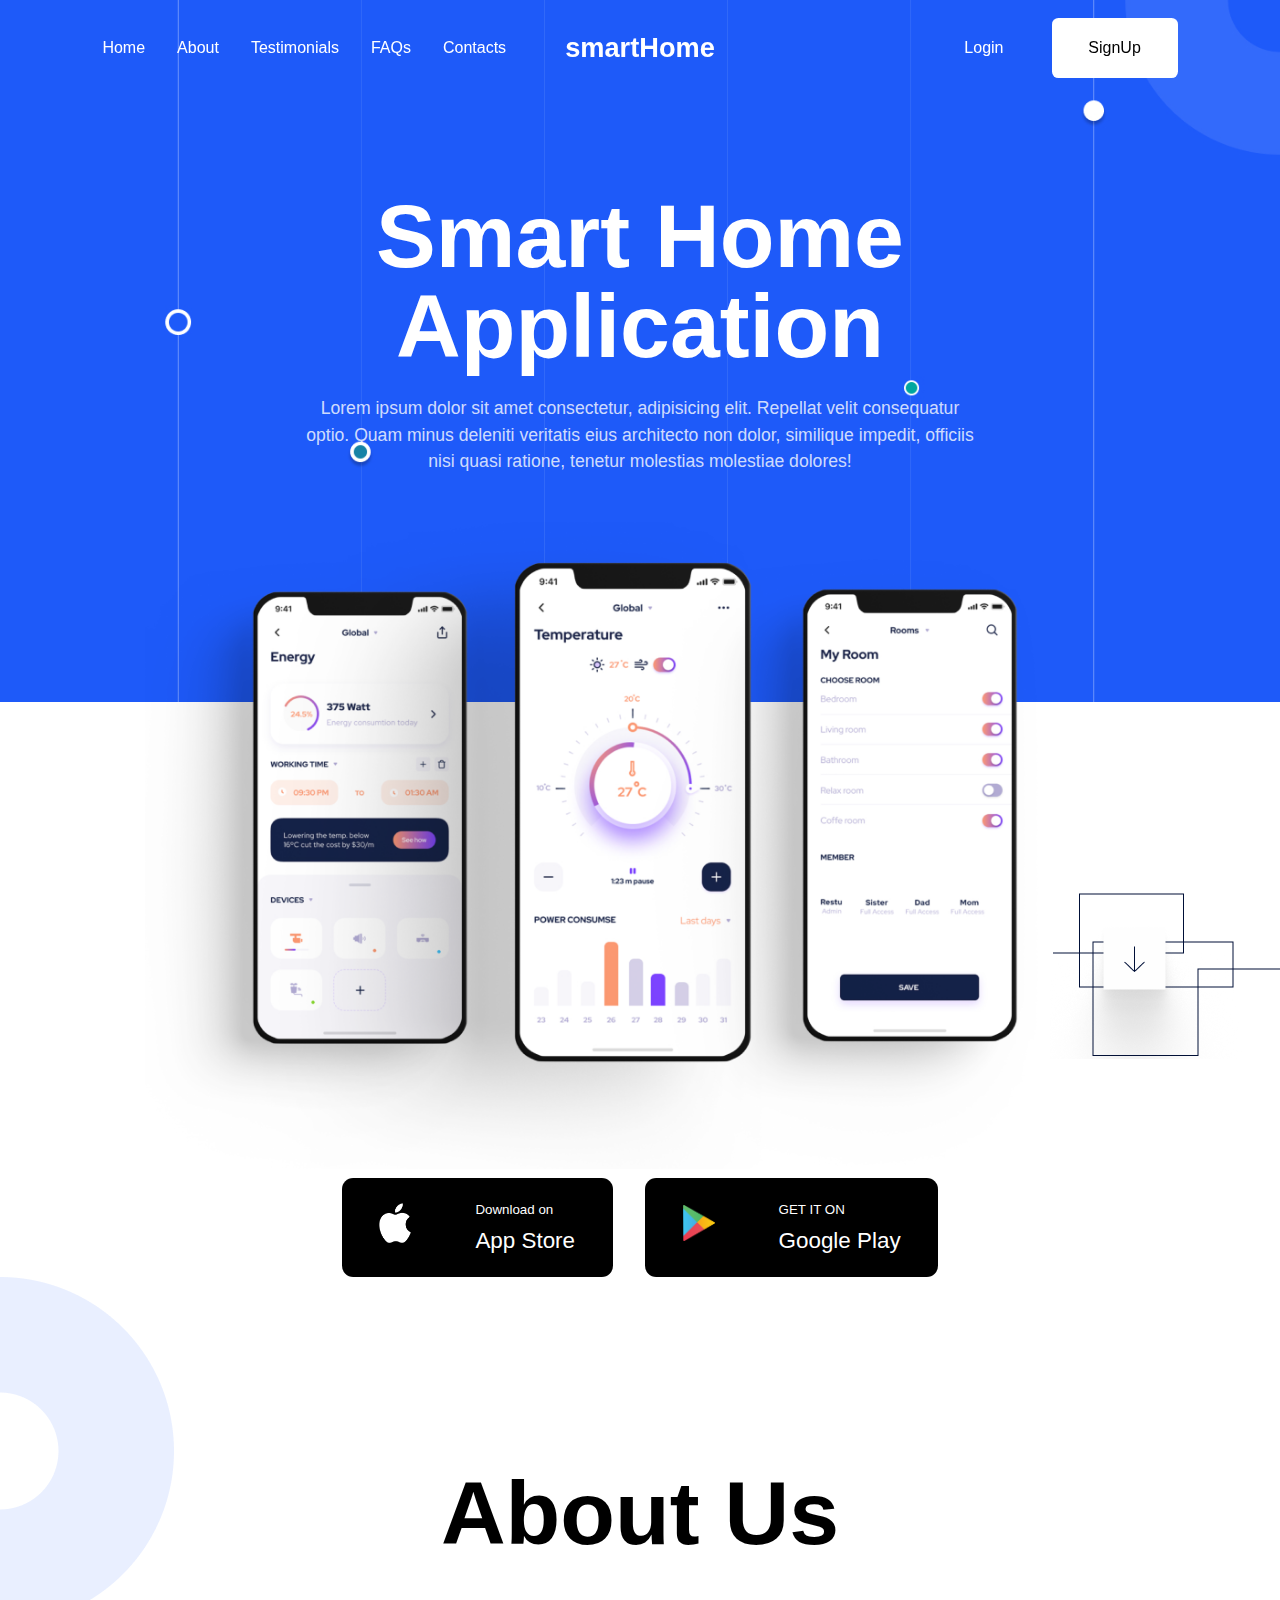
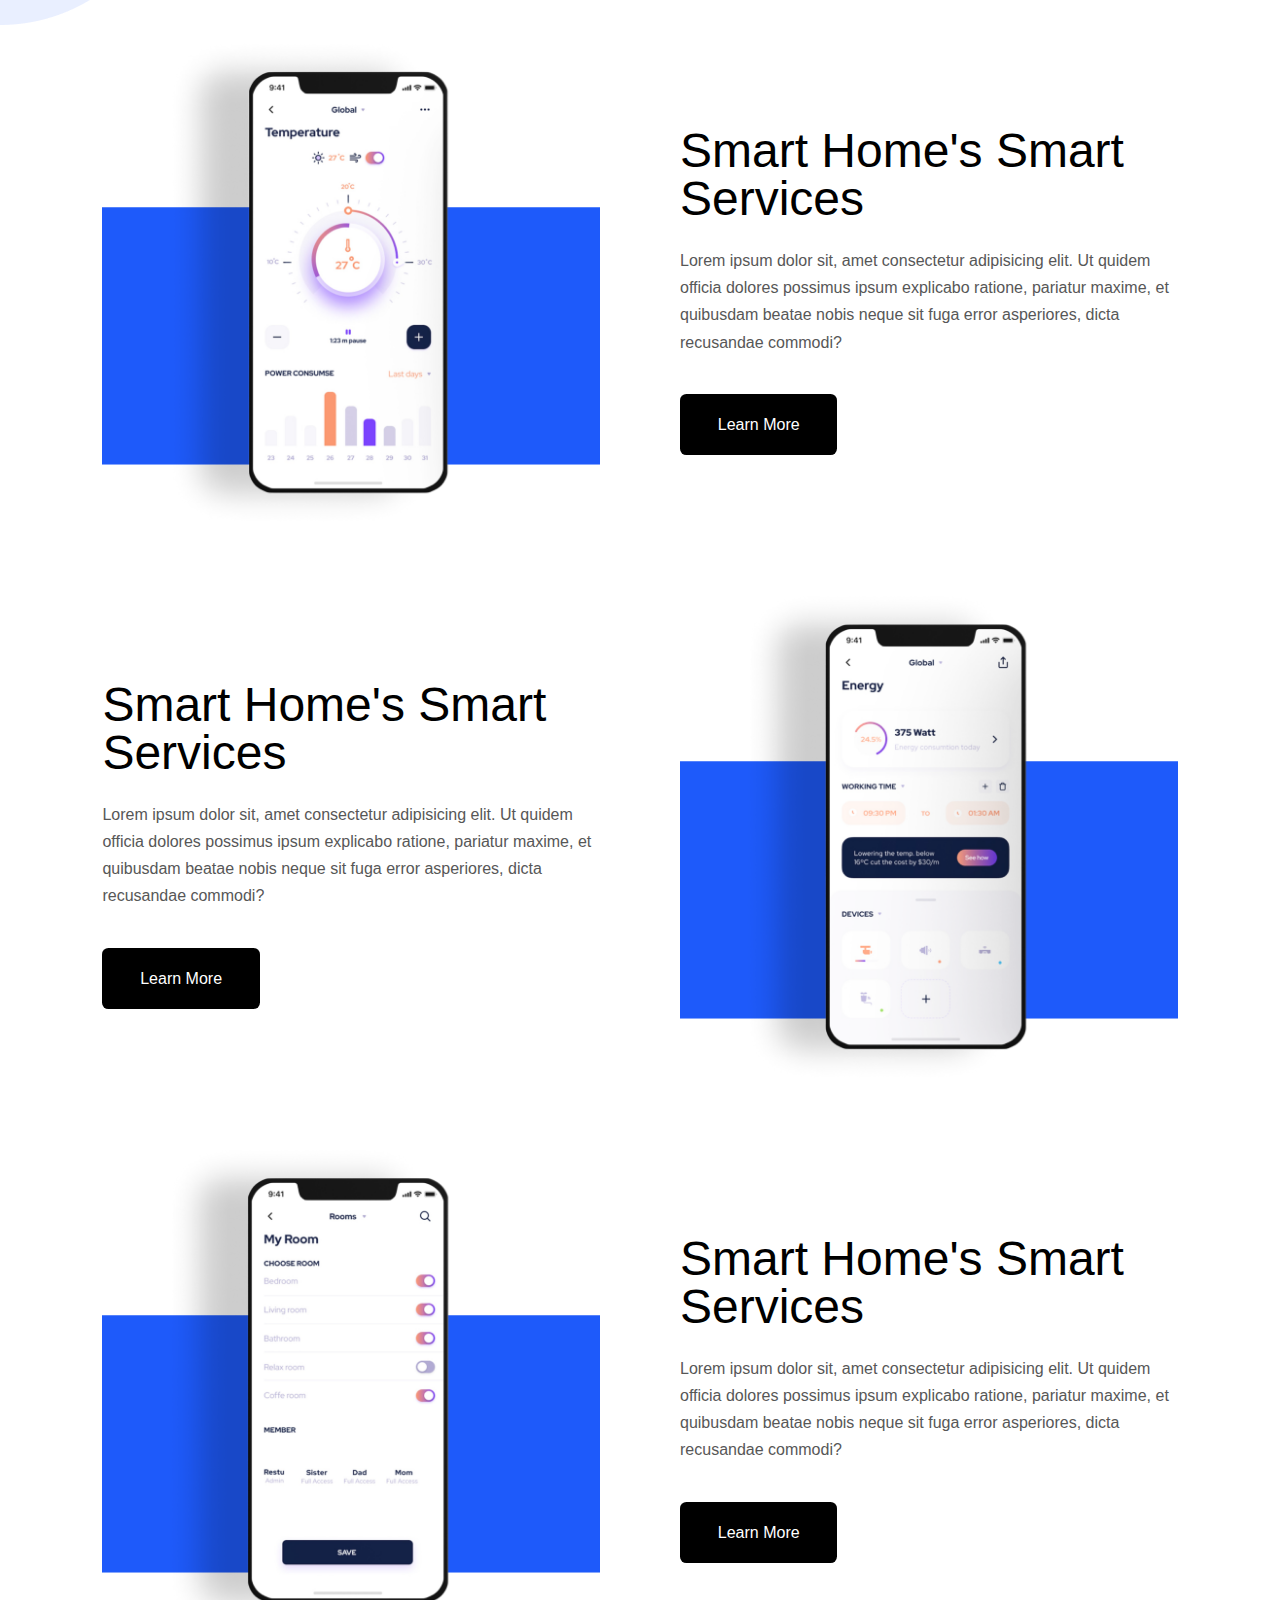
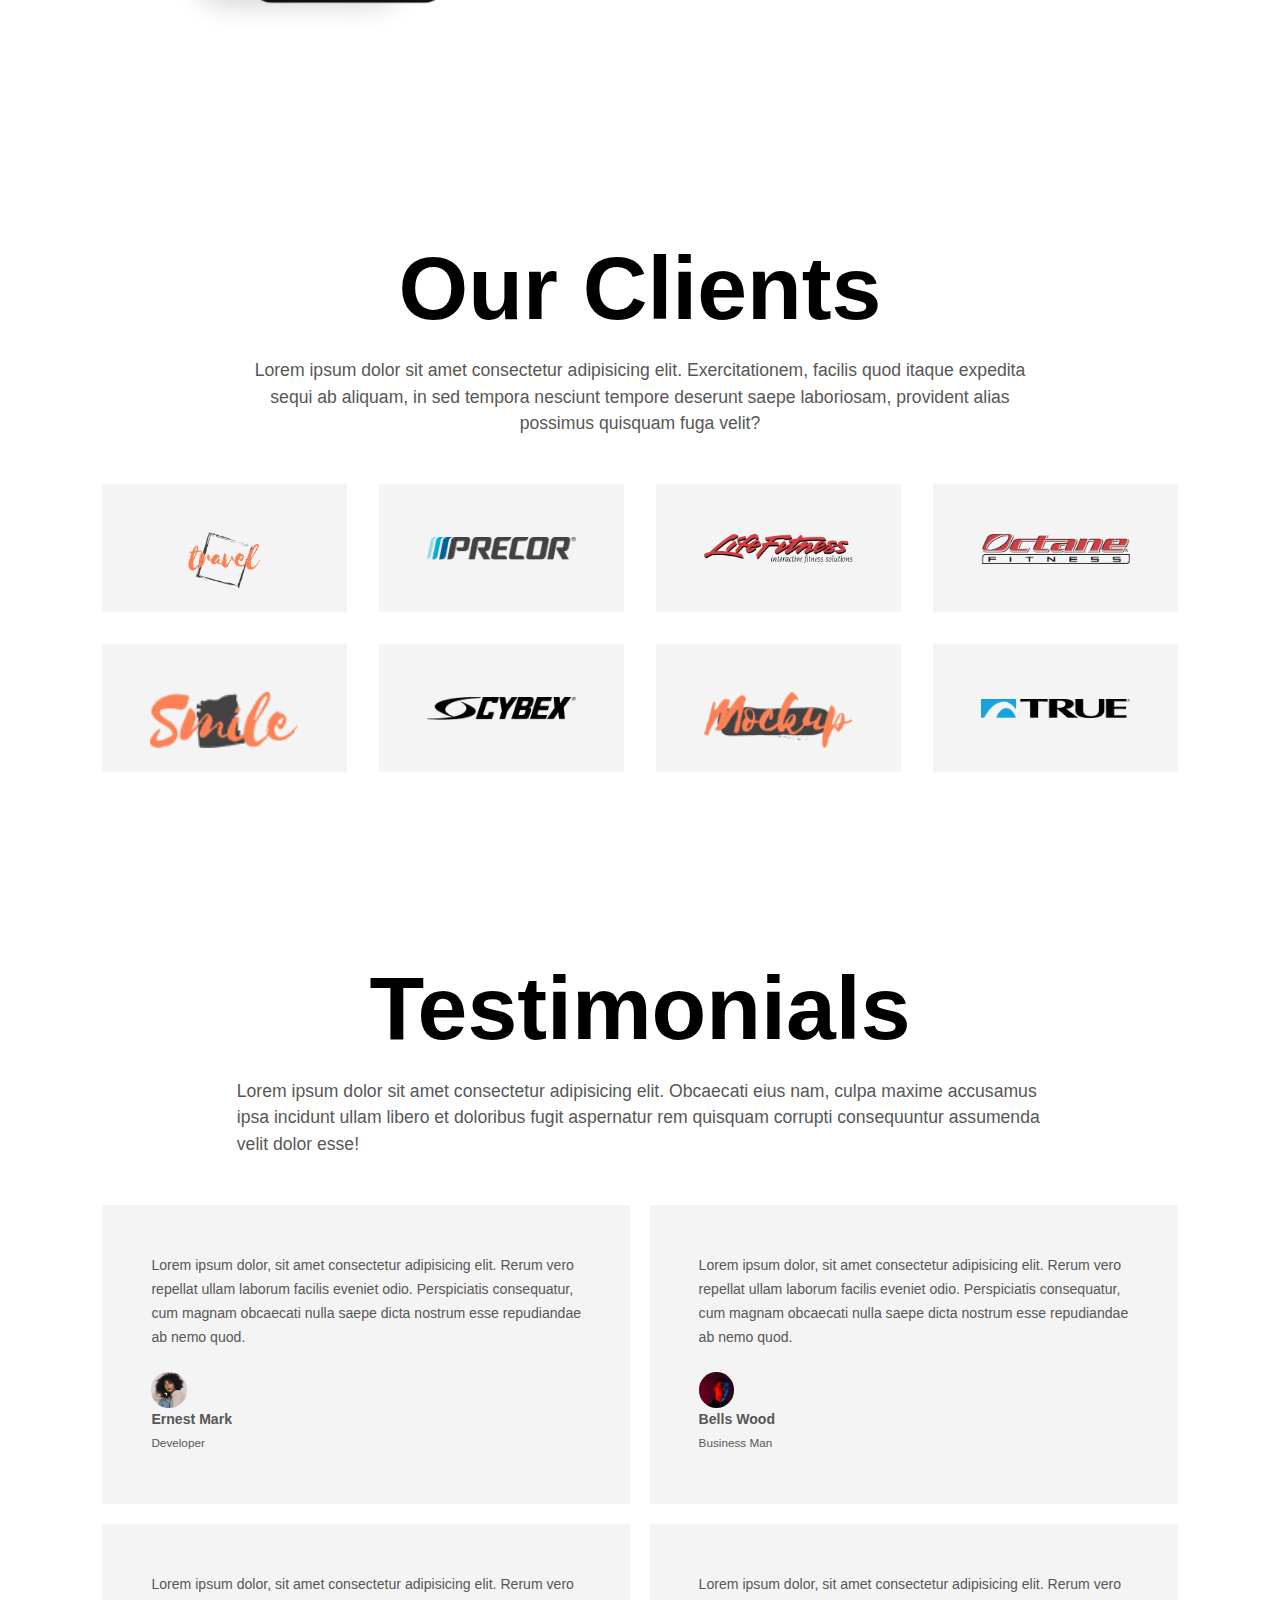
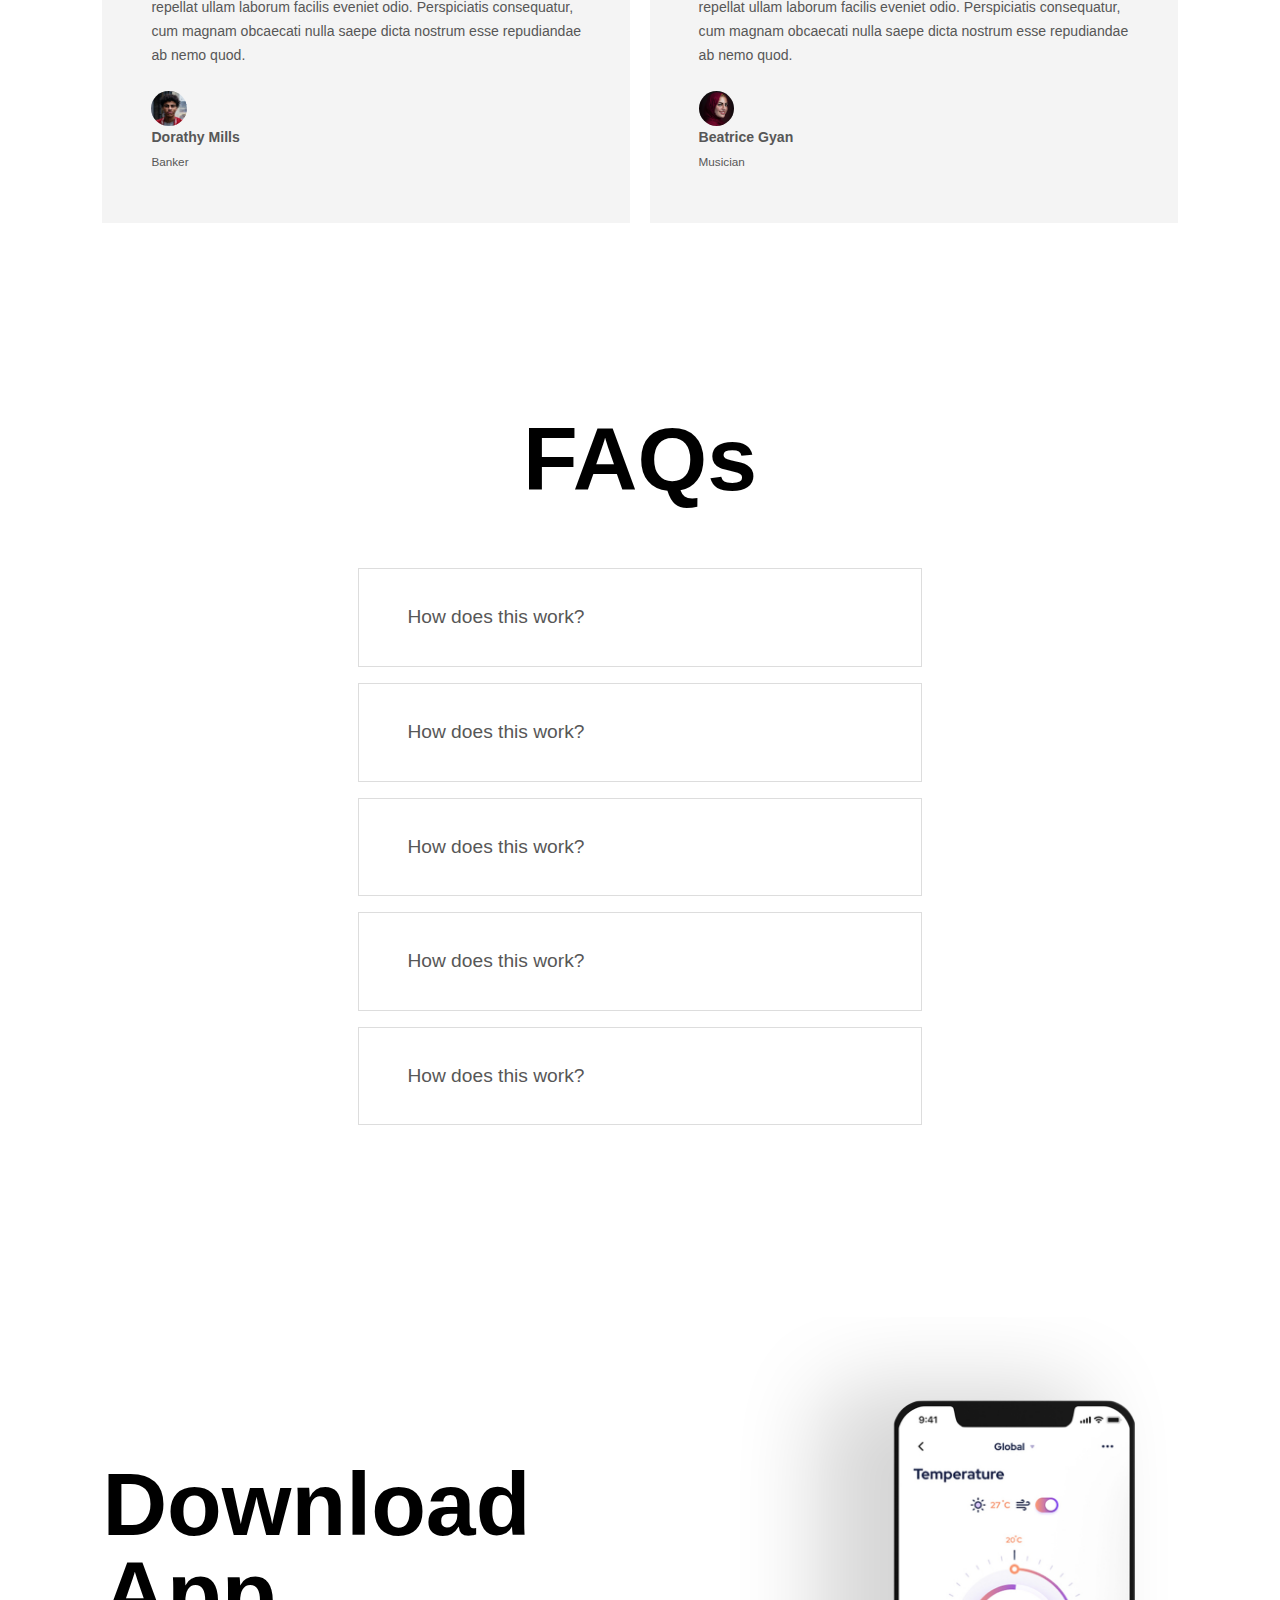
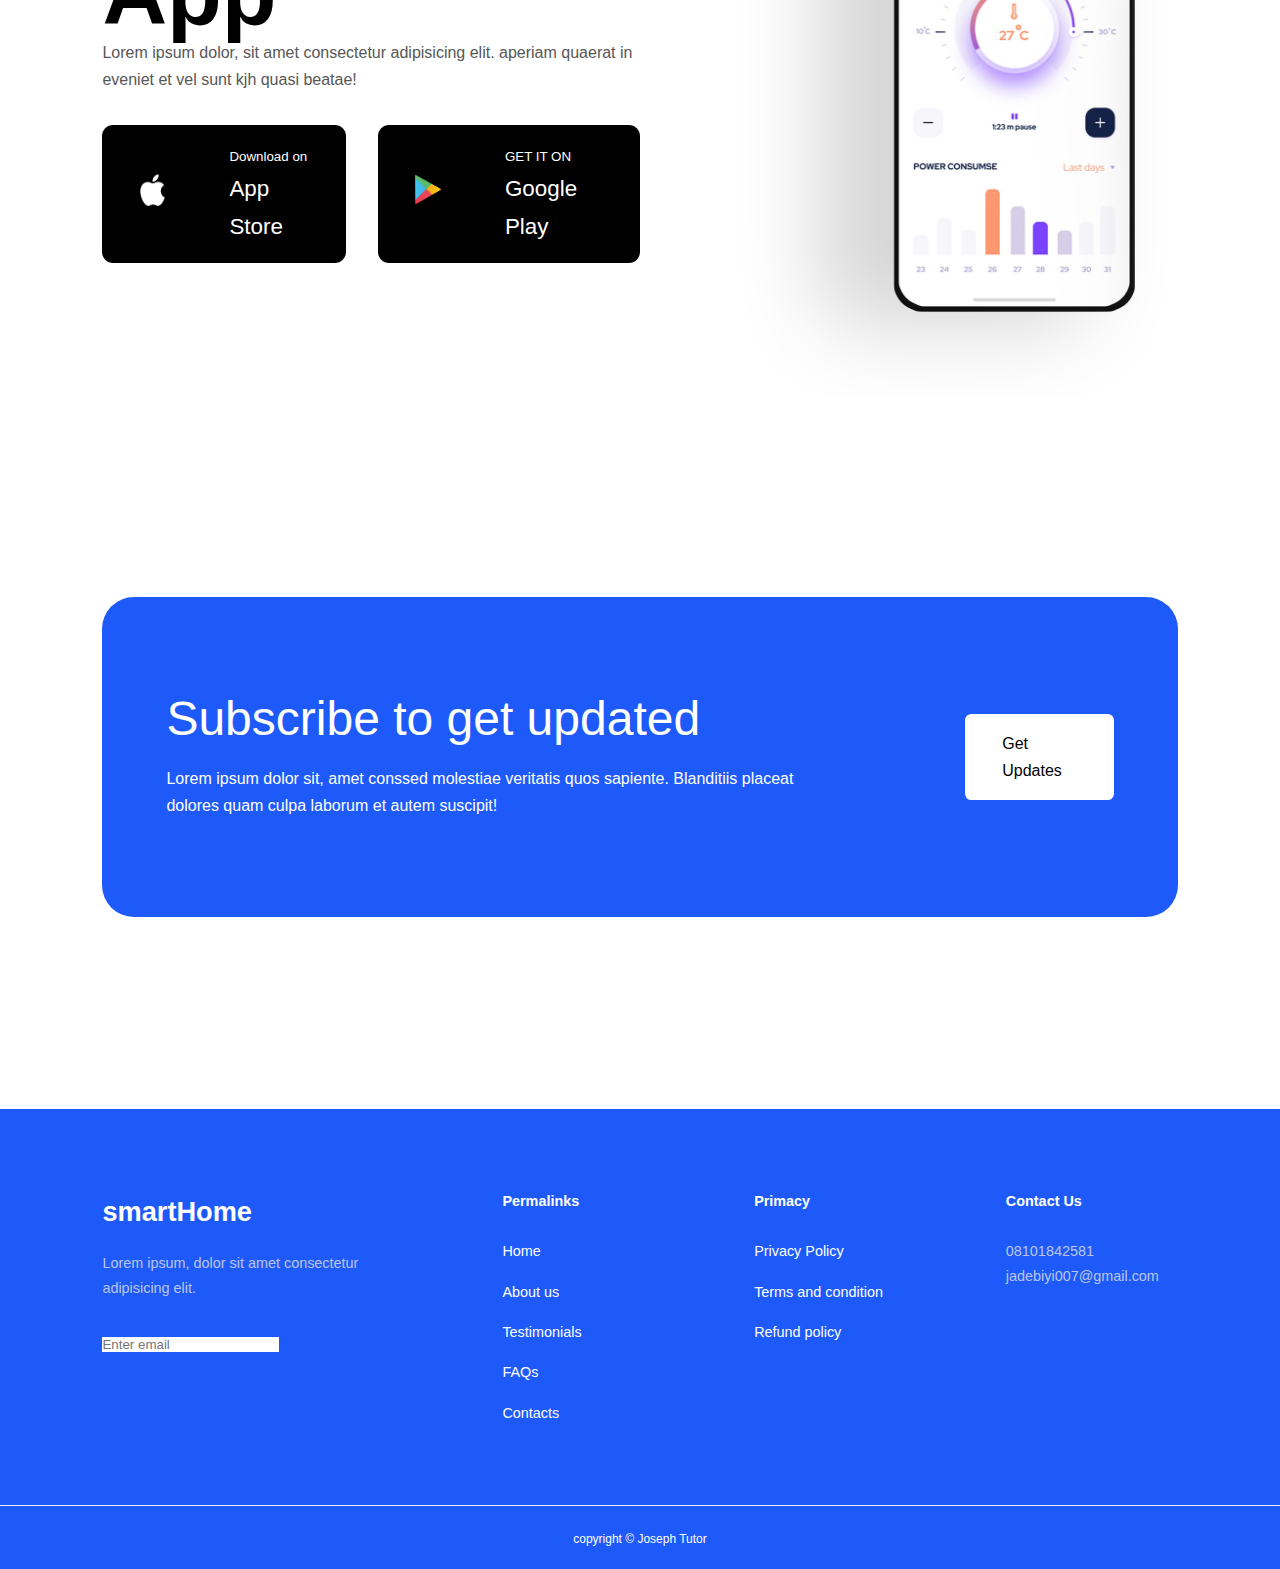
<file: index.html>
<!DOCTYPE html>
<html lang="en">

<head>
    <meta charset="UTF-8">
    <meta name="viewport" content="width=device-width, initial-scale=1.0">

    <!--using html,css and js-->
    <title>Responsive SmartHome Website</title>
    <hr />

    <!--ICONSCOUT CDN-->
    <link rel="stylesheet" href="https://unicons.iconscout.com/release/v4.0.8/css/line.css">

    <!--STYLE SHEET-->
    <link rel="stylesheet" href="./assets/css/style.css">
</head>

<body>
    <nav>
        <div class="container nav_container">
            <ul class="nav_items">
                <li><a href="index.html">Home</a></li>
                <li><a href="index.html#about">About</a></li>
                <li><a href="index.html#testimonials">Testimonials</a></li>
                <li><a href="index.html#faqs">FAQs</a></li>
                <li><a href="contact.html" target="_blank">Contacts</a></li>
            </ul>
            <a href="index.html" class="nav_logo">
                <h3>smartHome</h3>
            </a>

            <div class="nav_Signin-Signup">
                <a href="#">Login</a>
                <a href="#" class="btn">SignUp</a>
            </div>

            <button id="menu-btn"><i class="uil uil-bars"></i></button>
            <button id="close-btn"><i class="uil uil-multiply"></i></button>
        </div>
    </nav>
    <!--======================== END OF NAV BAR =========================-->


    <header>
        <div class="container header_container">
            <h1 class="header_title"> Smart Home <br /> Application</h1>
            <p class="lead">Lorem ipsum dolor sit amet consectetur, adipisicing elit. Repellat velit
                consequatur optio. Quam minus deleniti veritatis eius architecto non dolor,
                similique impedit, officiis nisi quasi ratione, tenetur molestias molestiae dolores!
            </p>
            <div class="header_image">
                <img src="/assets/images/smarthome-starter-main/smarthome-starter-main/images/hero.png">
            </div>

            <div class="cta">
                <a href="https://web.apple.com/app-store" class="btn btn-primary" target="_blank">
                    <div class="logo">
                        <img src="/assets/images/smarthome-starter-main/smarthome-starter-main/images/Apple-logo.png">
                    </div>
                    <span>
                        <small>Download on</small>
                        <h4>App Store</h4>
                    </span>
                </a>

                <a href="https://play.google.com/store/app/details?id=com.tuya.smartlife" class="btn btn-primary"
                    target="_blank">
                    <div class="logo">
                        <img
                            src="/assets/images/smarthome-starter-main/smarthome-starter-main/images/google playstore.png">
                    </div>
                    <span>
                        <small>GET IT ON</small>
                        <h4>Google Play</h4>
                    </span>
                </a>
            </div>

            <div class="header_socials">
                <a href="https://facbook.com/apple" target="_blank" title="Goes to facbook"><i
                        class="uil uil-facebook-f"></i></a>
                <a href="https://instagram.com/apple" target="_blank" title="Goes to instagram"><i
                        class="uil uil-instagram"></i></a>
                <a href="https://twitter.com/apple" target="_blank" title="Goes to twitter"><i
                        class="uil uil-twitter"></i></a>
                <a href="https://linkedin.com/apple" target="_blank" title="Goes to linkedIn"><i
                        class="uil uil-linkedin"></i></a>
            </div>
        </div>

        <div class="header_decorator-1">
            <img src="/assets/images/smarthome-starter-main/smarthome-starter-main/images/header-decorator1.png">
        </div>
        <div class="header_decorator-2">
            <img src="/assets/images/smarthome-starter-main/smarthome-starter-main/images/header-decorator-2.png">
        </div>
    </header>
    <!--=================== END OF HEADER ===================-->



    <section id="">
        <h1 class="about_title">About Us</h1>
        <div class="container">
            <article class="about_article">
                <div class="about_image">
                    <img src="/assets/images/smarthome-starter-main/smarthome-starter-main/images/about1.png">
                </div>
                <div class="about_content">
                    <h2 class="about_article-title">Smart Home's Smart Services</h2>
                    <p>Lorem ipsum dolor sit, amet consectetur adipisicing elit. Ut quidem officia dolores
                        possimus ipsum explicabo ratione, pariatur maxime,
                        et quibusdam beatae nobis neque sit fuga error asperiores, dicta recusandae commodi?
                    </p>
                    <a href="#" class="btn btn-primary">Learn More</a>
                </div>
            </article>

            <article class="about_article">

                <div class="about_content">
                    <h2 class="about_article-title">Smart Home's Smart Services</h2>
                    <p>Lorem ipsum dolor sit, amet consectetur adipisicing elit. Ut quidem officia dolores
                        possimus ipsum explicabo ratione, pariatur maxime,
                        et quibusdam beatae nobis neque sit fuga error asperiores, dicta recusandae commodi?
                    </p>
                    <a href="#" class="btn btn-primary">Learn More</a>
                </div>
                <div class="about_image">
                    <img src="/assets/images/smarthome-starter-main/smarthome-starter-main/images/about2.png">
                </div>

            </article>

            <article class="about_article">

                <div class="about_image">
                    <img src="/assets/images/smarthome-starter-main/smarthome-starter-main/images/about3.png">
                </div>
                <div class="about_content">
                    <h2 class="about_article-title">Smart Home's Smart Services</h2>
                    <p>Lorem ipsum dolor sit, amet consectetur adipisicing elit. Ut quidem officia dolores
                        possimus ipsum explicabo ratione, pariatur maxime,
                        et quibusdam beatae nobis neque sit fuga error asperiores, dicta recusandae commodi?
                    </p>
                    <a href="#" class="btn btn-primary">Learn More</a>
                </div>
            </article>

        </div>
    </section>
    <!--====================== END OF ABOUT =======================-->



    <section id="clients">
        <h1>Our Clients</h1>
        <p class="lead">
            Lorem ipsum dolor sit amet consectetur adipisicing elit. Exercitationem, facilis quod itaque expedita sequi
            ab aliquam,
            in sed tempora nesciunt tempore deserunt saepe laboriosam, provident alias possimus quisquam fuga velit?
        </p>
        <div class="container clients_container">
            <div><img src="/assets/images/smarthome-starter-main/smarthome-starter-main/images/client1.png"></div>
            <div><img src="/assets/images/smarthome-starter-main/smarthome-starter-main/images/client2.png"></div>
            <div><img src="/assets/images/smarthome-starter-main/smarthome-starter-main/images/client3.png"></div>
            <div><img src="/assets/images/smarthome-starter-main/smarthome-starter-main/images/client4.png"></div>
            <div><img src="/assets/images/smarthome-starter-main/smarthome-starter-main/images/client5.png"></div>
            <div><img src="/assets/images/smarthome-starter-main/smarthome-starter-main/images/client6.png"></div>
            <div><img src="/assets/images/smarthome-starter-main/smarthome-starter-main/images/client7.png"></div>
            <div><img src="/assets/images/smarthome-starter-main/smarthome-starter-main/images/client8.png"></div>
        </div>
    </section>
    <!--====================== END OF CLIENTS =======================-->



    <section id="testimonials">
        <h1>Testimonials</h1>
        <p class="lead">
            Lorem ipsum dolor sit amet consectetur adipisicing elit. Obcaecati eius nam,
            culpa maxime accusamus ipsa incidunt ullam libero et doloribus
            fugit aspernatur rem quisquam corrupti consequuntur assumenda velit dolor esse!
        </p>
        <div class="container testimonials_container">
            <article class="testimonial">
                <p>
                    Lorem ipsum dolor, sit amet consectetur adipisicing elit. Rerum vero repellat ullam laborum facilis
                    eveniet odio.
                    Perspiciatis consequatur, cum magnam obcaecati nulla saepe dicta nostrum esse repudiandae ab nemo
                    quod.
                </p>
                <div class="testimonial_clients">
                    <div class="avatar">
                        <img src="/assets/images/smarthome-starter-main/smarthome-starter-main/images/avatar1.jpg">
                    </div>
                    <div class="testimonial_work">
                        <p><b>Ernest Mark</b></p>
                        <small>Developer</small>
                    </div>
                </div>
            </article>

            <article class="testimonial">
                <p>
                    Lorem ipsum dolor, sit amet consectetur adipisicing elit. Rerum vero repellat ullam laborum facilis
                    eveniet odio.
                    Perspiciatis consequatur, cum magnam obcaecati nulla saepe dicta nostrum esse repudiandae ab nemo
                    quod.
                </p>
                <div class="testimonial_clients">
                    <div class="avatar">
                        <img src="/assets/images/smarthome-starter-main/smarthome-starter-main/images/avatar2.jpg">
                    </div>
                    <div class="testimonial_work">
                        <p><b>Bells Wood</b></p>
                        <small>Business Man</small>
                    </div>
                </div>
            </article>

            <article class="testimonial">
                <p>
                    Lorem ipsum dolor, sit amet consectetur adipisicing elit. Rerum vero repellat ullam laborum facilis
                    eveniet odio.
                    Perspiciatis consequatur, cum magnam obcaecati nulla saepe dicta nostrum esse repudiandae ab nemo
                    quod.
                </p>
                <div class="testimonial_clients">
                    <div class="avatar">
                        <img src="/assets/images/smarthome-starter-main/smarthome-starter-main/images/avatar3.jpg">
                    </div>
                    <div class="testimonial_work">
                        <p><b>Dorathy Mills</b></p>
                        <small>Banker</small>
                    </div>
                </div>
            </article>

            <article class="testimonial">
                <p>
                    Lorem ipsum dolor, sit amet consectetur adipisicing elit. Rerum vero repellat ullam laborum facilis
                    eveniet odio.
                    Perspiciatis consequatur, cum magnam obcaecati nulla saepe dicta nostrum esse repudiandae ab nemo
                    quod.
                </p>
                <div class="testimonial_clients">
                    <div class="avatar">
                        <img src="/assets/images/smarthome-starter-main/smarthome-starter-main/images/avatar4.jpg">
                    </div>
                    <div class="testimonial_work">
                        <p><b>Beatrice Gyan</b></p>
                        <small>Musician</small>
                    </div>
                </div>
            </article>

        </div>
    </section>
    <!--====================== END OF TESTIMONIALS =======================-->



    <section id="faqs">
        <h1>FAQs</h1>
        <div class="container faqs_container">
            <article class="faqs ">
                <span class="faqs_icon"><i class="uil uil-plus"></i></span>
                <div class="faq_question-answer">
                    <h4 class="faqs_question">How does this work?</h4>
                    <p class="faqs_answer">
                        Lorem ipsum dolor sit amet consectetur adipisicing elit. Cupiditate, accusantium? Illo odit
                        atque nostrum vel
                </div>
            </article>

            <article class="faqs">
                <span class="faqs_icon"><i class="uil uil-plus"></i></span>
                <div class="faq_question-answer">
                    <h4 class="faqs_question">How does this work?</h4>
                    <p class="faqs_answer">
                        Lorem ipsum dolor sit amet consectetur adipisicing elit. Cupiditate, accusantium? Illo odit
                        atque nostrum vel
                    </p>
                </div>
            </article>

            <article class="faqs">
                <span class="faqs_icon"><i class="uil uil-plus"></i></span>
                <div class="faq_question-answer">
                    <h4 class="faqs_question">How does this work?</h4>
                    <p class="faqs_answer">
                        Lorem ipsum dolor sit amet consectetur adipisicing elit. Cupiditate, accusantium? Illo odit
                        atque nostrum vel
                    </p>
                </div>
            </article>

            <article class="faqs">
                <span class="faqs_icon"><i class="uil uil-plus"></i></span>
                <div class="faq_question-answer">
                    <h4 class="faqs_question">How does this work?</h4>
                    <p class="faqs_answer">
                        Lorem ipsum dolor sit amet consectetur adipisicing elit. Cupiditate, accusantium? Illo odit
                        atque nostrum vel
                    </p>
                </div>
            </article>

            <article class="faqs">
                <span class="faqs_icon"><i class="uil uil-plus"></i></span>
                <div class="faq_question-answer">
                    <h4 class="faqs_question">How does this work?</h4>
                    <p class="faqs_answer">
                        Lorem ipsum dolor sit amet consectetur adipisicing elit. Cupiditate, accusantium? Illo odit
                        atque nostrum vel
                    </p>
                </div>
            </article>
        </div>
    </section>
    <!--====================== END OF FAQs =======================-->



    <section id="downloadApp">
        <div class="container downloadApp_container">
            <div class="downloadApp content">
                <h1>Download <br /> App</h1>
                <p>Lorem ipsum dolor, sit amet consectetur adipisicing elit.
                    aperiam quaerat in eveniet et vel sunt kjh quasi beatae!
                </p>

                <div class="cta">
                    <a href="https://web.apple.com/app-store" class="btn btn-primary" target="_blank">
                        <div class="logo">
                            <img
                                src="/assets/images/smarthome-starter-main/smarthome-starter-main/images/Apple-logo.png">
                        </div>
                        <span>
                            <small>Download on</small>
                            <h4>App Store</h4>
                        </span>
                    </a>

                    <a href="https://play.google.com/store/app/details?id=com.tuya.smartlife" class="btn btn-primary"
                        target="_blank">
                        <div class="logo">
                            <img
                                src="/assets/images/smarthome-starter-main/smarthome-starter-main/images/google playstore.png">
                        </div>
                        <span>
                            <small>GET IT ON</small>
                            <h4>Google Play</h4>
                        </span>
                    </a>
                </div>
            </div>

            <div class="downloadApp_image">
                <img src="/assets/images/smarthome-starter-main/smarthome-starter-main/images/app.png">
            </div>
        </div>
    </section>
    <!--====================== END OF DOWNLOAD =======================-->



    <section id="subscribe">
        <div class="container subscribe_container">
            <div class="subscribe_text">
                <h2>Subscribe to get updated</h2>
                <p>Lorem ipsum dolor sit, amet conssed molestiae veritatis quos sapiente.
                    Blanditiis placeat dolores quam culpa laborum et autem suscipit!
                </p>
            </div>
            <a href="#" class="btn subscribe_btn">Get Updates</a>
        </div>
    </section>
    <!--====================== END OF SUBSCRIBE =======================-->



    <footer>
        <div class="container footer_container">
            <div class="footer_1">
                <a href="index.html" class="footer_logo">
                    <h3>smartHome</h3>
                </a>
                <p>Lorem ipsum, dolor sit amet consectetur adipisicing elit.
                </p>
                <div class="fooster_subscribe">
                    <input type="email" placeholder="Enter email" required />
                    <button type="submit"><i class="uil uil-arrow-right"></i></button>
                </div>
            </div>



            <div class="footer_2">
                <h4>Permalinks</h4>
                <ul class="permalinks">
                    <li><a href="index.html">Home</a></li>
                    <li><a href="index.html#about">About us</a></li>
                    <li><a href="index.html#testimonials">Testimonials</a></li>
                    <li><a href="index.html#faqs">FAQs</a></li>
                    <li><a href="contact.html">Contacts</a></li>
                </ul>

            </div>

            <div class="footer_3">
                <h4>Primacy</h4>
                <ul class="primacy">
                    <li><a href="#">Privacy Policy</a></li>
                    <li><a href="#">Terms and condition</a></li>
                    <li><a href="#">Refund policy</a></li>
                </ul>
            </div>

            <div class="footer_4">
                <h4>Contact Us</h4>

                <p>
                    08101842581
                    jadebiyi007@gmail.com
                </p>

                <ul class="footer_socials">
                    <li>
                        <a href="#"><i class="uil uil-facebook-f"></i></a>
                    </li>

                    <li>
                        <a href="#"><i class="uil uil-instagram-alt"></i></a>
                    </li>

                    <li>
                        <a href="#"><i class="uil uil-linkedin-alt"></i></a>
                    </li>

                    <li>
                        <a href="#"><i class="uil uil-twitter"></i></a>
                    </li>
                </ul>
            </div>
        </div>

        <div class="copyright">
            <small>copyright &copy; Joseph Tutor</small>
        </div>
    </footer>

    <script src="./assets/js/script.js"></script>

</body>

</html>
</file>
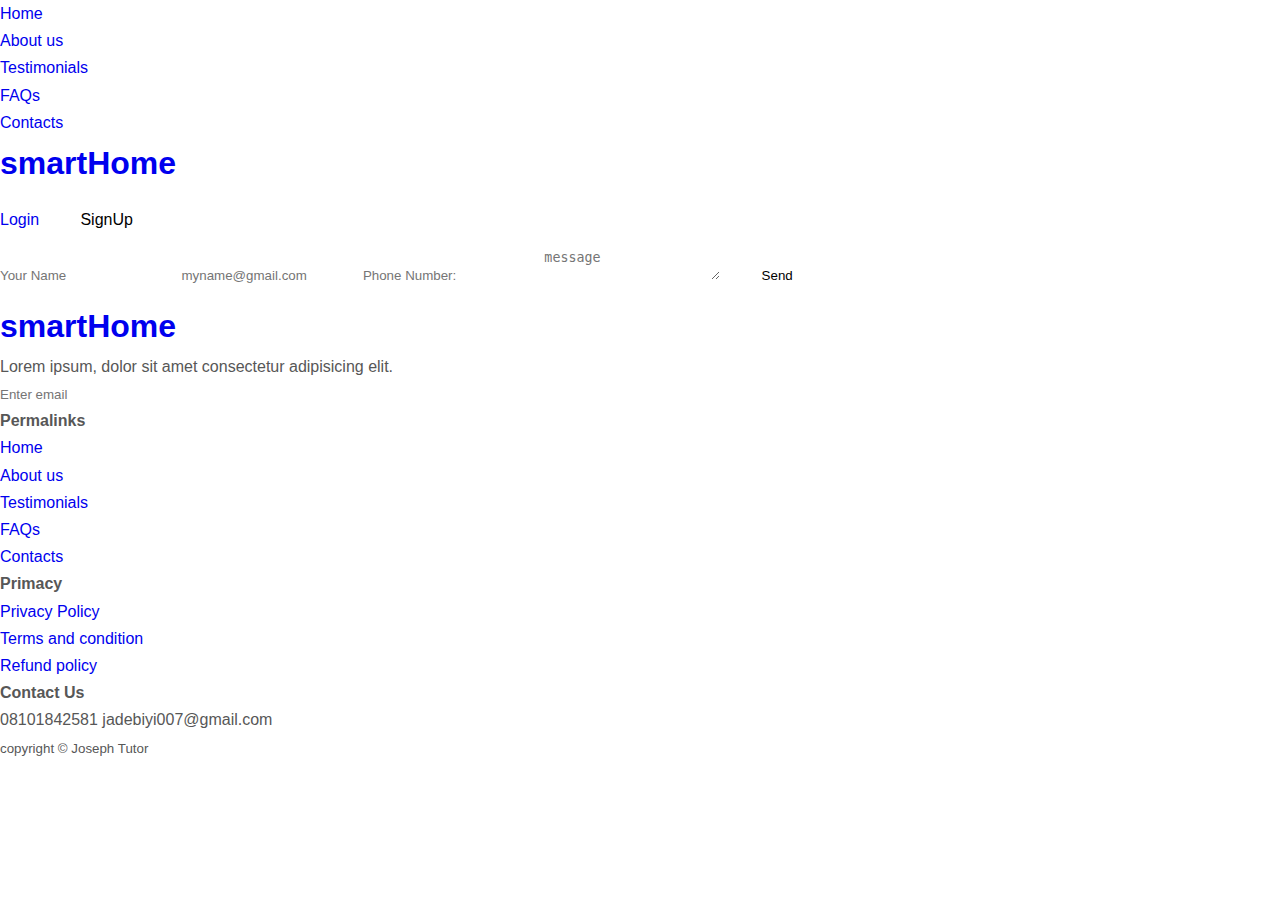
<file: contact.html>
<!DOCTYPE html>
<html lang="en">

<head>
    <meta charset="UTF-8">
    <meta name="viewport" content="width=device-width, initial-scale=1.0">

    <!--using html,css and js-->
    <title>Responsive SmartHome Website</title>
    <hr />

    <!--ICONSCOUT CDN-->
    <link rel="stylesheet" href="https://unicons.iconscout.com/release/v4.0.8/css/line.css">

    <!--STYLE SHEET-->
    <link rel="stylesheet" href="/assets/css/contact.css">
</head>

<body>
    <nav>
        <div class="container nav_container">
            <ul class="nav_items">
                <li><a href="index.html">Home</a></li>
                <li><a href="index.html#about">About us</a></li>
                <li><a href="index.html#testimonials">Testimonials</a></li>
                <li><a href="index.html#faqs">FAQs</a></li>
                <li><a href="contact.html">Contacts</a></li>
            </ul>
            <a href="index.html" class="nav_logo">
                <h3>smartHome</h3>
            </a>

            <div class="nav_Signin-Signup">
                <a href="#">Login</a>
                <a href="#" class="btn">SignUp</a>
            </div>
    </nav>
    <header>
        <section>
            <form>
                <input type="text" name="Name" placeholder="Your Name" required>
                <input type="email" name="Email Address" placeholder="myname@gmail.com" required>
                <input type="number" name="Phone Number" placeholder="Phone Number:" required>

                <textarea name="message" placeholder="message" required></textarea>
                <button type="submit" class="btn">Send</button>
            </form>
        </section>
    </header>








    <footer>
        <div class="container footer_container">
            <div class="footer_1">
                <a href="index.html" class="footer_logo">
                    <h3>smartHome</h3>
                </a>
                <p>Lorem ipsum, dolor sit amet consectetur adipisicing elit.
                </p>
                <div class="fooster_subscribe">
                    <input type="email" placeholder="Enter email" required />
                    <button type="submit"><i class="uil uil-arrow-right"></i></button>
                </div>
            </div>

            <div class="footer_2">
                <h4>Permalinks</h4>
                <ul class="permalinks">
                    <li><a href="index.html">Home</a></li>
                    <li><a href="index.html#about">About us</a></li>
                    <li><a href="index.html#testimonials">Testimonials</a></li>
                    <li><a href="index.html#faqs">FAQs</a></li>
                    <li><a href="contact.html">Contacts</a></li>
                </ul>

            </div>

            <div class="footer_3">
                <h4>Primacy</h4>
                <ul class="primacy">
                    <li><a href="#">Privacy Policy</a></li>
                    <li><a href="#">Terms and condition</a></li>
                    <li><a href="#">Refund policy</a></li>
                </ul>
            </div>

            <div class="footer_4">
                <h4>Contact Us</h4>

                <p>
                    08101842581
                    jadebiyi007@gmail.com
                </p>

                <ul class="footer_socials">
                    <li>
                        <a href="#"><i class="uil uil-facebook-f"></i></a>
                    </li>

                    <li>
                        <a href="#"><i class="uil uil-instagram-alt"></i></a>
                    </li>

                    <li>
                        <a href="#"><i class="uil uil-linkedin-alt"></i></a>
                    </li>

                    <li>
                        <a href="#"><i class="uil uil-twitter"></i></a>
                    </li>
                </ul>
            </div>
        </div>

        <div class="copyright">
            <small>copyright &copy; Joseph Tutor</small>
        </div>
    </footer>

    <script src="./assets/js/script.js"></script>

</body>

</html>
</file>
<file: assets/css/style.css>
:root {
    --color-primary: #1e5afa;
    --color-primary-variant: rgb(0, 0, 240, 0.2);
    --color-white: white;
    --color-light: #f4f4f4;
    --color-black: black;
    --color-dark: #575757;

    --button-section-pading: 12rem;
    --button-section-pading-mobile: 8rem;

    --transition: all 400ms case;

    --container-width: 84%;
    --container-width-tablet: 90%;
    --container-width-phone: 94%;

}

* {
    margin: 0;
    padding: 0;
    outline: o;
    border: 0;
    box-sizing: border-box;
    text-decoration: none;
    list-style: none;
}

html {
    scroll-behavior: smooth;
}

body {
    font-family: Arial, Helvetica, sans-serif;
    color: var(--color-dark);
    line-height: 1.7;
    background-color: var(--color-white);
}

.container {
    width: var(--container-width);
    margin: 0 auto;
}

h1 {
    font-size: 5.6rem;
    line-height: 1;
    color: var(--color-black);
}

h2 {
    font-size: 3rem;
    font-weight: 500;
    line-height: 1;
}

h3 {
    font-size: 2rem;
    font-weight: 600;
}

.lead {
    width: 63%;
    font-size: 1.1rem;
    font-weight: 400;
    line-height: 1.5;
    margin: 1.5rem auto 3rem;
}

a {
    color: var(--color-white);
    font-weight: 300;
}

img {
    width: 100%;
}

.btn {
    display: inline-block;
    padding: 1rem 2.3rem;
    background: var(--color-white);
    color: var(--color-black);
    font-weight: 500;
    border-radius: 0.4rem;
}

.btn-primary {
    background: var(--color-black);
    color: var(--color-white);
    transition: all 300ms ease;
    border: 1px solid transparent;
}

.btn-primary:hover {
    background: var(--color-white);
    color: var(--color-black);
    border-color: var(--color-black);
}

.avatar {
    width: 2.2rem;
    height: 2.2rem;
    border-radius: 50%;
    overflow: hidden;
}

section {
    max-width: 100vw;
    padding-bottom: var(--button-section-pading);
}

/*=============== NAVBAR ================*/

nav {
    width: 100vw;
    height: 6rem;
    display: grid;
    place-items: center;
    position: fixed;
    top: 0;
    left: 0;
    z-index: 2;
}

.window-scroll {
    background: var(--color-primary);
    border-bottom: 1px solid var(--color-white);
    box-shadow: 0 1rem 1rem var(--color-primary-variant);
}



.nav_container {
    display: flex;
    justify-content: space-between;
    align-items: center;
}

nav button {
    display: none;
}

.nav_items {
    display: flex;
    gap: 2rem;
}

.nav_logo {
    position: absolute;
    top: 50%;
    left: 50%;
    transform: translate(-50%, -50%);
}

.nav_Signin-Signup {
    display: flex;
    align-items: center;
    gap: 3rem;

}

.nav_logo h3 {
    font-size: 1.7rem;
}

/*================= HEADER =================*/

header {
    background: url(/assets/images/smarthome-starter-main/smarthome-starter-main/images/header\ bg.jpg) no-repeat top center/100vw;
    max-width: 1oovw;
    text-align: center;
    padding-bottom: var(--button-section-pading);
}

.header_title {
    padding-top: 12rem;
    color: var(--color-white);
}

header p {
    color: rgba(255, 255, 255, 0.8);
    margin-bottom: 0;
}

.header_image {
    width: 92%;
    margin: 0 auto;
}

.cta {
    display: flex;
    justify-content: center;
    gap: 2rem;
}

.cta a {
    display: flex;
    align-items: center;
    gap: 4rem;
    text-align: left;
    font-weight: 400;
    background: #000;
    border-radius: 0.7rem;
    padding: 0.8rem, 1.6rem;
}

.cta a:hover {
    background: var(--color-black);
    color: var(--color-white);
}

.cta .logo {
    width: 2rem;
}

.cta a h4 {
    font-weight: 500;
    font-size: 1.4rem;
}

.header_socials {
    position: absolute;
    left: 3rem;
    top: 38%;
    display: flex;
    flex-direction: column;
    gap: 1.5rem;
    font-size: 1.2rem;
}

.header_decorator-1 {
    position: absolute;
}

.header_decorator-2 {
    position: absolute;
    right: 0;
    margin-top: -24rem;
}

/* =============== ABOUT ============= */
.about_title {
    text-align: center;
    margin-bottom: 5rem;
}

.about_article {
    display: grid;
    grid-template-columns: 1fr 1fr;
    gap: 5rem;
    align-items: center;
    margin-top: 3rem;
}

.about_article-title {
    color: var(--color-black);
    margin-bottom: 1.5rem;
}

.about_article .btn {
    margin-top: 2.4rem;
}

/* =============== CLIENTS ============= */
#clients {
    text-align: center;
}

.clients_container {
    display: grid;
    grid-template-columns: repeat(4, 1fr);
    gap: 2rem;
}

.clients_container div {
    background-color: var(--color-light);
    display: grid;
    place-items: center;
    height: 8rem;
    padding: 3rem;
    transition: all 300ms ease;
}

.clients_container div:hover {
    background: var(--color-white);
}

/* =============== TESTIMONIALS ============= */
#testimonials h1 {
    text-align: center;
}

.testimonials_container {
    display: grid;
    grid-template-columns: 1fr 1fr;
    gap: 1.2rem;
}

.testimonial {
    display: flex;
    flex-direction: column;
    gap: 1.4rem;
    background: var(--color-light);
    padding: 3rem;
    font-size: 0.88rem;
    border: 1px solid transparent;
    transition: all 300ms ease;
}

.testimonial:hover {
    background: var(--color-white);
    border-color: var(--color-primary);
    color: var(--color-primary);
    box-shadow: 0 2rem 2rem var(--color-primary-variant);
    z-index: 1;
}

.testimonial.clients {
    display: grid;
    gap: 1rem;
}

/* =============== FAQs ============= */
#faqs h1 {
    text-align: center;
    margin-bottom: 4rem;
}

.faqs_container {
    display: flex;
    width: 44%;
    flex-direction: column;
    gap: 1rem;
}

.faqs {
    background: var(--color-white);
    display: flex;
    padding: 2rem;
    gap: 1rem;
    border: 1px solid #ddd;
    cursor: pointer;
}

.faqs:hover {
    border-color: var(--color-primary);
    color: var(--color-primary);
}

.faqs__icon .i {
    font-size: 1.4rem;
    font-weight: 200;
}

.faqs_question {
    font-size: 1.2rem;
    font-weight: 500;
}

.faqs_answer {
    margin-top: 1rem;
    display: none;
}

.faqs.open .faqs_answer {
    display: block;
}

/* =============== DOWNLOAD APP ============= */

.downloadApp_container {
    display: grid;
    grid-template-columns: 1fr 1fr;
    align-items: center;
}

.downloadApp content {
    display: flex;
    flex-direction: column;
    gap: 2rem;
}


#downloadApp .cta {
    justify-content: start;
    margin-top: 2rem;
}

/* =============== SUBSCRIBE ============= */
.subscribe_container {
    background: var(--color-primary);
    color: var(--color-white);
    display: flex;
    align-items: center;
    padding: 4rem;
    height: 20rem;
    border-radius: 2rem;
}

.subscribe_text p {
    margin-top: 1.4rem;
    width: 80%
}

/* =============== FOOTER ============= */
footer {
    background: var(--color-primary);
    padding-top: 5rem;
    font-size: 0.9rem;
    color: rgba(225, 225, 225, 0.8);
}

.footer_container {
    display: grid;
    grid-template-columns: repeat(4, 1fr);
    justify-content: space-between;
    gap: 5rem;
}

.footer_container>div h4 {
    margin-bottom: 1.6rem;
    color: var(--color-white);
}

.footer_logo h3 {
    font-size: 1.7rem;
}

.footer_1 p {
    margin: 1rem 0 2rem;
    width: 20rem;
}

.footer_subscribe {
    background: transparent;
    border: 1px solid var(--color-light);
    display: flex;
    align-items: center;
    justify-content: space-between;
    height: 3rem;
    width: 80%;
}

.footer_subscribe input {
    background: transparent;
    color: var(--color-white);
    margin-left: 1rem;
}

.footer_subscribe input::placeholder {
    color: var(--color-light);
}

.footer_subscribe button {
    background: var(--color-white);
    color: var(--color-black);
    transition: all 3ooms ease;
    width: 3rem;
    height: 100%;
    font-size: 1.2rem;
}

.footer_subscribe button:hover {
    background: var(--color-light);
    color: var(--color-primary);
    cursor: pointer;
}

footer ul li {
    margin-bottom: 1rem;
}

footer ul li a:hover {
    color: var(--color-white);
    text-decoration: underline;
}

.footer_4 p {
    margin-bottom: 1.6rem;
}

.footer_socials {
    display: flex;
    gap: 1rem;
    font-size: 1.4rem;
}

.copyright {
    text-align: center;
    margin-top: 4rem;
    padding: 1.2rem;
    color: var(--color-white);
    border-top: 1px solid var(--color-light);
}

/*============ MEDIA QUERIES(TABLET) =============*/
@media screen and (max-width:1024px) {
    .container {
        width: var(--container-width-tablet);
    }

    h1 {
        font-size: 4.2rem;
    }

    h2 {
        font-size: 2rem;
    }

    h3 {
        font-size: 1.9rem;
    }

    .lead {
        width: 72%;
        margin-bottom: 3rem;
    }

    section {
        padding-bottom: var(--button-section-pading-mobile);
    }

    /*-================== NAVBAR ============== */
    nav {
        background: var(--color-primary);
    }

    .nav_container {
        position: relative;
        width: 100vw;
    }

    .nav_logo {
        margin-left: 2rem;
        position: relative;
    }

    .nav_items {
        position: fixed;
        top: 6rem;
        right: 0;
        background: var(--color-white);
        height: max-content;
        width: 18rem;
        box-shadow: -2rem 2rem 3rem rgba(0, 0, 0, 0.2);
        flex-direction: column;
        gap: 0;
        z-index: 3;
        display: none;
    }

    .nav_items li {
        width: 100%;
        height: 6rem;
    }

    .nav_items li a {
        color: var(--color-black);
        width: 100%;
        height: 100%;
        display: block;
        padding-left: 3rem;
        display: flex;
        align-items: center;
        transition: all 400ms ease;
    }

    .nav_items li a:hover {
        background: var(--color-primary);
        color: var(--color-white);
    }

    .nav_Signin-Signup {
        display: none;
    }

    .nav_logo {
        position: relative;
        left: 0;
        transform: translate(0);
    }

    nav button {
        display: inline-block;
        margin-right: 1.4rem;
        background: transparent;
        color: var(--color-white);
        cursor: pointer;
    }

    nav button#close-btn {
        display: none;
    }

    nav button i {
        font-size: 2.4rem;
    }

    /*============= HEADER =============*/
    header {
        padding-bottom: var(--button-section-pading-mobile);
        background: var(--color-primary);
    }

    .header_title {
        margin-bottom: 1.5rem;
    }

    .header_image {
        display: none;
    }

    .cta {
        margin-top: 3rem;
    }

    .header_socials {
        top: 24%;
        gap: 1rem;
        font-size: 1rem;
    }

    .header_decorator-2 {
        display: none;
    }

    /*======= ABOUT ========= */

    #about {
        margin-top: 7rem;
    }

    .about_article {
        margin: 0 auto;
    }

    /*======= CLIENTS ========= */
    .clients_container {
        gap: 1rem;
    }

    /*======= TESTIMONIALS ========= */
    .testimonials_container {
        grid-template-columns: 1fr;
        gap: 1rem;
    }

    /*======= DOWNLOAD APP ========= */

    #downloadApp {
        text-align: center;
    }

    #downloadApp .cta {
        flex-direction: column;
        gap: 1rem;
        margin: 0 auto;
    }

    /*======= SUBSCRIBE ========= */
    .subscribe_container {
        flex-direction: column;
        height: auto;
        gap: 5rem;
        padding: 3rem;
        font-size: 1.2rem;
    }

    .subscribe_container p {
        width: 94%;
    }

    /*======= FOOTER ========= */
    .footer_container {
        grid-template-columns: 1fr 1fr;
    }
}

/*============ MEDIA QUERIES(PHONE) =============*/

@media screen and (max-width: 600px) {
    html {
        font-size: 14px;
    }

    h1 {
        font-size: 3rem;
    }

    h2 {
        font-size: 1.8rem;
    }

    h3 {
        font-size: 1.4rem;
    }

    .lead {
        width: var(--container-width-phone);
    }

    /* ============ NAVBAR ============== */
    .nav_logo {
        margin-left: 1rem;
    }

    .nav_items li a {
        justify-content: center;
        padding: 0;
    }

    nav button {
        margin-right: 0.7rem;
    }


    /* ============ HEADER ============== */
    .header_title {
        padding-top: 11rem;
    }

    .cta {
        flex-direction: column;
        align-items: center;
        gap: 1rem;
    }

    .header_socials {
        display: none;
    }

    /* ============ ABOUT ============== */
    .about_article {
        grid-template-columns: 1fr;
        margin-top: 5rem;
        text-align: center;
        gap: 0;
    }

    .about_article_title:nth-child(2) .about_image {
        grid-row: 1;
    }

    /* ============ CLIENTS ============== */

    .clients_container {
        grid-template-columns: 1fr 1fr;
        gap: 8px;
    }

    /* ============ TESTIMONIALS ============== */

    .testimonial {
        padding: 1.4rem;
    }

    /* ============ FOOTER ============== */
    .footer_container {
        grid-template-columns: 1fr;
        text-align: center;
        gap: 2rem;
    }

    .footer_1 {
        width: var(--container-width-phone);
    }

    .footer_1 p {
        width: var(--container-width-phone);
        margin: 0 auto 3rem;
    }

    .footer_subscribe {
        display: none;
    }

    .footer_socials {
        justify-content: center;
    }
}
</file>
<file: assets/css/contact.css>
:root {
    --color-primary: #1e5afa;
    --color-primary-variant: rgb(0, 0, 240, 0.2);
    --color-white: white;
    --color-light: #f4f4f4;
    --color-black: black;
    --color-dark: #575757;

    --button-section-pading: 12rem;
    --button-section-pading-mobile: 8rem;

    --transition: all 400ms case;

    --container-width: 84%;
    --container-width-tablet: 90%;
    --container-width-phone: 94%;

}

* {
    margin: 0;
    padding: 0;
    outline: o;
    border: 0;
    box-sizing: border-box;
    text-decoration: none;
    list-style: none;
}

html {
    scroll-behavior: smooth;
}

body {
    font-family: Arial, Helvetica, sans-serif;
    color: var(--color-dark);
    line-height: 1.7;
    background-color: var(--color-white);
}

.btn {
    display: inline-block;
    padding: 1rem 2.3rem;
    background: var(--color-white);
    color: var(--color-black);
    font-weight: 500;
    border-radius: 0.4rem;
}

h3 {
    font-size: 2rem;
    font-weight: 600;
}
</file>
